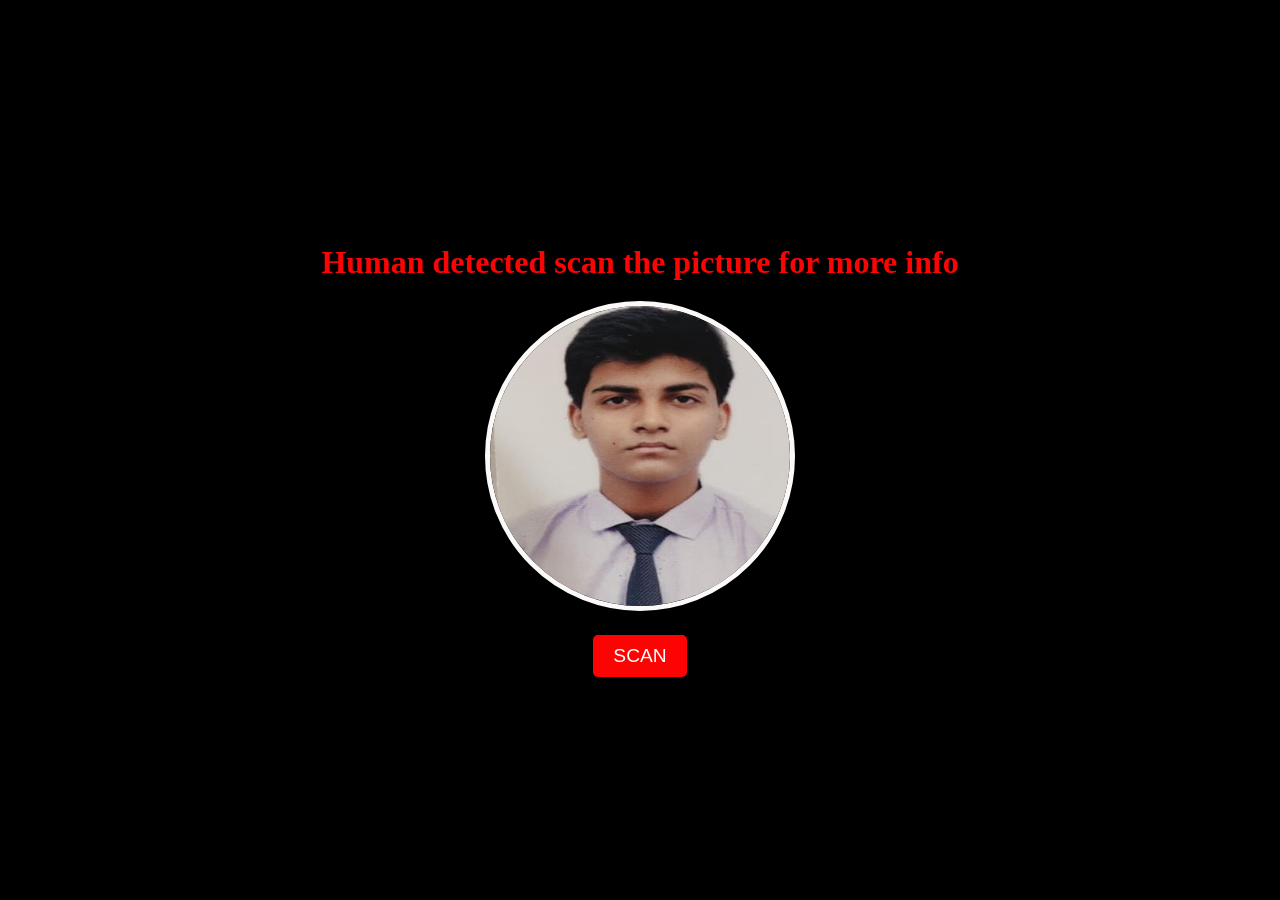
<file: index.html>
<!DOCTYPE html>

<html lang="en">

<head>


<meta charset="UTF-8">
<meta name="viewport" content="width=device-width, initial-scale=1.0">

<title>protfolio project</title>

<style>

    body {
        display: flex;
        flex-direction: column;
        align-items: center;
        justify-content: center;
        background-color: black;
        min-height: 100vh;
        margin: 0;
        padding: 20px;
        box-sizing: border-box;
    }

    h1 {
        color: rgb(253, 3, 3);
        font-size: 2rem;
        margin-bottom: 20px;
        text-align: center;
    }

    img {
        width: 300px;
        height: 300px;
        border-radius: 50%;
        margin-bottom: 20px;
        border: 5px solid rgb(251, 248, 248);
    }

    button {
        padding: 10px 20px;
        font-size: 1.2rem;
        background-color: rgb(253, 3, 3);
        color: white;
        border: none;
        border-radius: 5px;
        cursor: pointer;
    }

 
    @media (max-width: 900px) {

        h1 {
            font-size: 1.7rem;
        }

        img {
            width: 250px;
            height: 250px;
        }

        button {
            font-size: 1.1rem;
            padding: 10px 18px;
        }
    }


    @media (max-width: 600px) {

        body {
            padding: 15px;
        }

        h1 {
            font-size: 1.4rem;
            margin-bottom: 15px;
        }

        img {
            width: 200px;
            height: 200px;
            border-width: 4px;
        }

        button {
            font-size: 1rem;
            padding: 10px 18px;
        }
    }

    @media (max-width: 400px) {

        h1 {
            font-size: 1.2rem;
        }

        img {
            width: 170px;
            height: 170px;
        }

        button {
            font-size: 0.9rem;
            padding: 9px 16px;
        }
    }

</style>


</head>

<body>

<h1>Human detected scan the picture for more info</h1>

<a>
    <img src="ushabh.png" alt="a downright avrage guy or me or batman">
</a>

<a href="about.html">
    <button>SCAN</button>
</a>


</body>

</html>
</file>
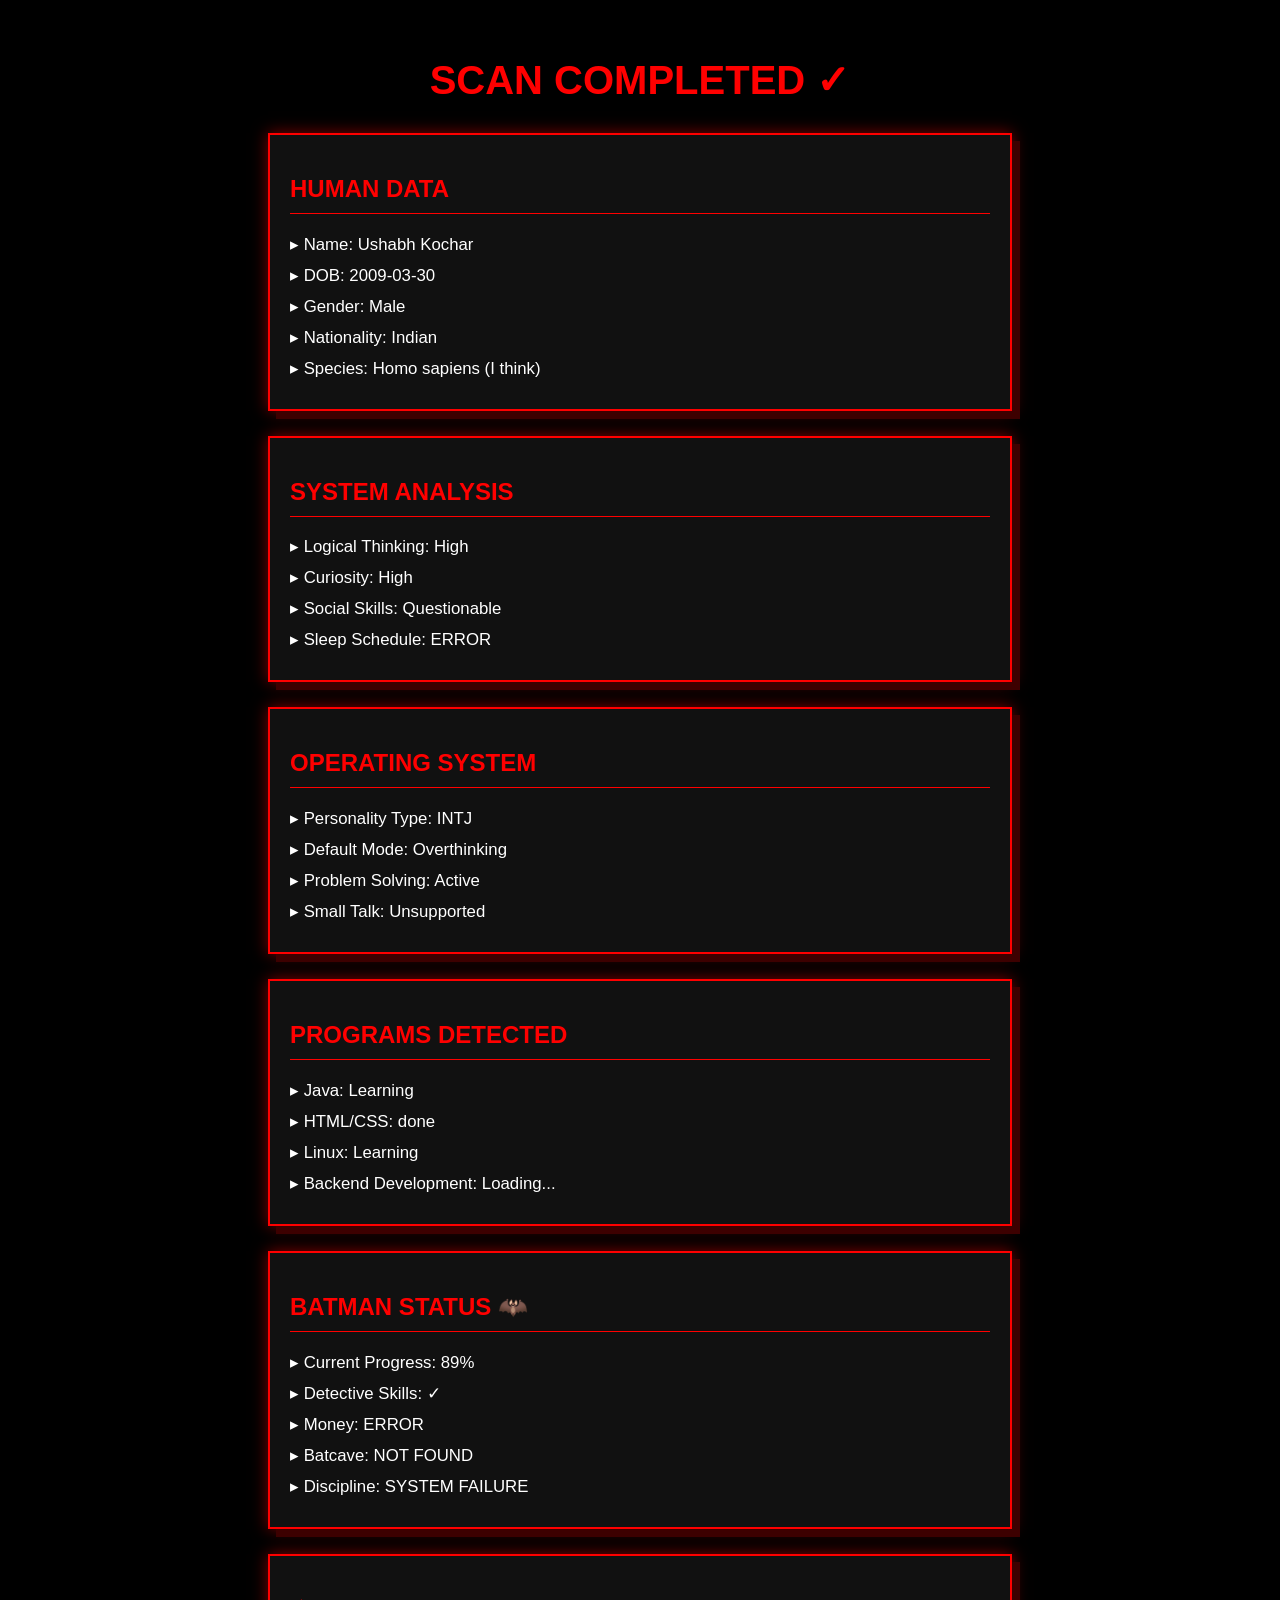
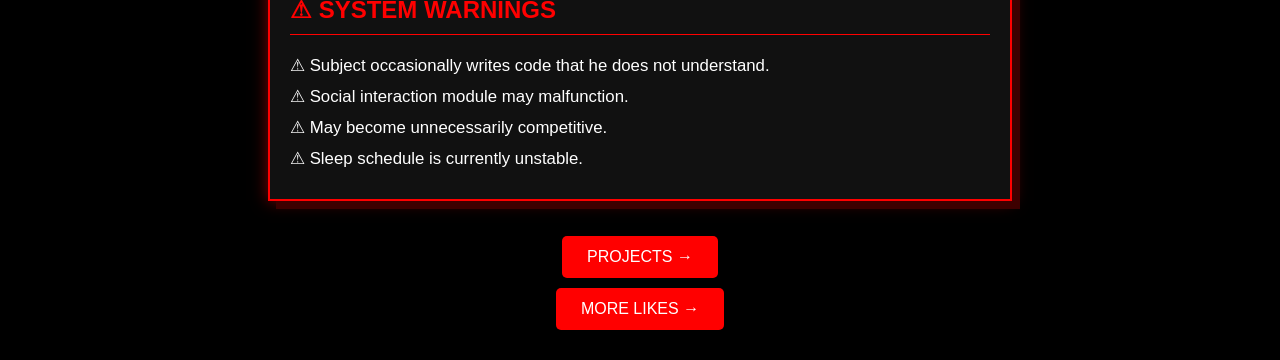
<file: about.html>
<!DOCTYPE html> 

<html lang="en"> 

<head> 


<meta charset="UTF-8"> 
<meta name="viewport" content="width=device-width, initial-scale=1.0"> 

<title>Human Data</title> 

<style> 

    body { 
        background-color: black; 
        color: white; 
        font-family: Arial, sans-serif; 

        display: flex; 
        flex-direction: column; 
        align-items: center; 

        margin: 0; 
        padding: 30px; 
    } 

    h1 { 
        color: red; 
        font-size: 2.5rem; 
        margin-bottom: 30px; 
        text-align: center;
    } 

   section { 
        width: 80%; 
        max-width: 700px; 

        border: 2px solid red; 
        padding: 20px; 
        margin-bottom: 25px; 

        background-color: #111; 

        box-shadow: 
            8px 8px 0px #3d0000, 
            0px 0px 15px rgba(255, 0, 0, 0.5); 

        transform: translateZ(10px); 
        transition: 0.3s; 
    } 

    section:hover { 
        transform: translateY(-8px) scale(1.02); 

        box-shadow: 
            12px 14px 0px #4d0000, 
            0px 0px 25px rgba(255, 0, 0, 0.8); 
    } 

    h2 { 
        color: red; 
        border-bottom: 1px solid red; 
        padding-bottom: 10px; 
    } 

    p { 
        font-size: 1.05rem; 
        margin: 10px 0; 
    } 

    button { 
        color: white; 
        background-color: red; 
        border: none; 
        outline: none; 

        padding: 12px 25px; 
        margin-top: 10px; 

        border-radius: 5px; 
        font-size: 1rem; 
        cursor: pointer; 

        transition: 0.3s; 
    } 

    button:hover { 
        background-color: darkred; 

        box-shadow: 
            0px 0px 10px red, 
            0px 0px 25px rgba(255, 0, 0, 0.8); 

        transform: translateY(-3px) scale(1.03); 
    }

    @media (max-width: 900px) {

        body {
            padding: 25px;
        }

        h1 {
            font-size: 2.1rem;
        }

        section {
            width: 85%;
            padding: 18px;
        }

        h2 {
            font-size: 1.4rem;
        }

        p {
            font-size: 1rem;
        }

    }

    @media (max-width: 600px) {

        body {
            padding: 15px;
        }

        h1 {
            font-size: 1.7rem;
            margin-bottom: 20px;
        }

        section {
            width: 90%;
            padding: 15px;
            margin-bottom: 20px;
        }

        section:hover {
            transform: translateY(-4px) scale(1.01);
        }

        h2 {
            font-size: 1.2rem;
        }

        p {
            font-size: 0.95rem;
        }

        button {
            width: 90%;
            padding: 11px 20px;
            font-size: 1rem;
        }

    }

    @media (max-width: 400px) {

        body {
            padding: 10px;
        }

        h1 {
            font-size: 1.4rem;
        }

        section {
            width: 92%;
            padding: 12px;
        }

        h2 {
            font-size: 1.05rem;
        }

        p {
            font-size: 0.9rem;
        }

        button {
            width: 95%;
            font-size: 0.9rem;
        }

    }
</style> 

</head> 

<body> 

<h1>SCAN COMPLETED ✓</h1> 


<section> 

    <h2>HUMAN DATA</h2> 

    <p>▸ Name: Ushabh Kochar</p> 
    <p>▸ DOB: 2009-03-30</p> 
    <p>▸ Gender: Male</p> 
    <p>▸ Nationality: Indian</p> 
    <p>▸ Species: Homo sapiens (I think)</p> 

</section> 


<section> 

    <h2>SYSTEM ANALYSIS</h2> 

    <p>▸ Logical Thinking: High</p> 
    <p>▸ Curiosity: High</p> 
    <p>▸ Social Skills: Questionable</p> 
    <p>▸ Sleep Schedule: ERROR</p> 

</section> 


<section> 

    <h2>OPERATING SYSTEM</h2> 

    <p>▸ Personality Type: INTJ</p> 
    <p>▸ Default Mode: Overthinking</p> 
    <p>▸ Problem Solving: Active</p> 
    <p>▸ Small Talk: Unsupported</p> 

</section> 


<section> 

    <h2>PROGRAMS DETECTED</h2> 

    <p>▸ Java: Learning</p> 
    <p>▸ HTML/CSS: done</p> 
    <p>▸ Linux: Learning</p> 
    <p>▸ Backend Development: Loading...</p> 

</section> 


<section> 

    <h2>BATMAN STATUS 🦇</h2> 

    <p>▸ Current Progress: 89%</p> 
    <p>▸ Detective Skills: ✓</p> 
    <p>▸ Money: ERROR</p> 
    <p>▸ Batcave: NOT FOUND</p> 
    <p>▸ Discipline: SYSTEM FAILURE</p> 

</section> 


<section> 

    <h2>⚠ SYSTEM WARNINGS</h2> 

    <p>⚠ Subject occasionally writes code that he does not understand.</p> 
    <p>⚠ Social interaction module may malfunction.</p> 
    <p>⚠ May become unnecessarily competitive.</p> 
    <p>⚠ Sleep schedule is currently unstable.</p> 

</section> 


<a href="projects.html"> 
<button>PROJECTS →</button> 
</a> 

<a href="me.html"> 
<button>MORE LIKES →</button> 
</a> 

</body> 

</html>
</file>
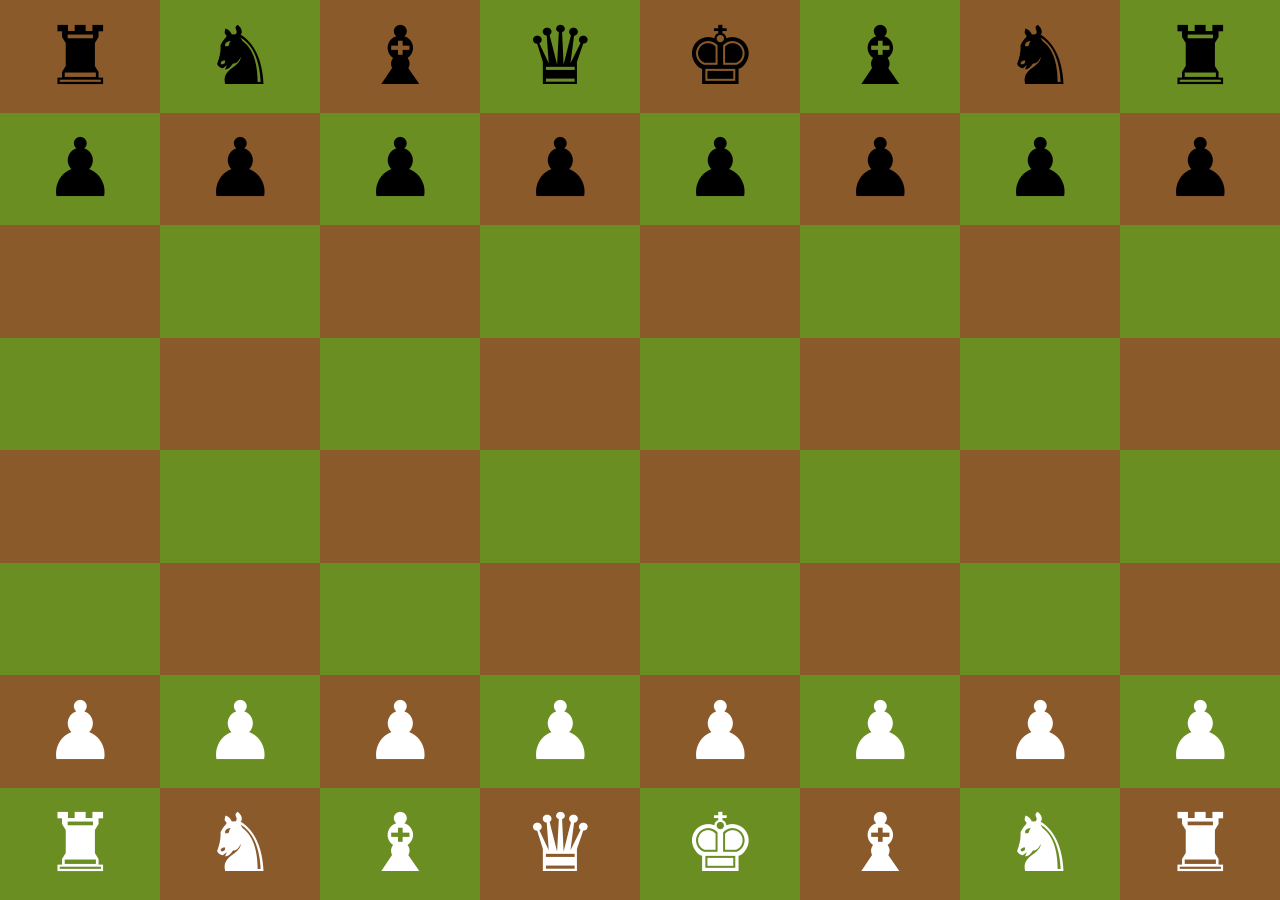
<file: chess.html>
<!DOCTYPE html>
<html>
<head>
<title>Chess</title>
<style>
body{margin:0;background:#222;height:100vh;display:flex;align-items:center;justify-content:center}

.board{
width:100vw;height:100vh;
display:grid;
grid-template-columns:repeat(8,1fr);
grid-template-rows:repeat(8,1fr)
}

.x{
display:flex;
align-items:center;
justify-content:center;
font-size:9vh
}

.a{background:#8b5a2b}
.c{background:#6b8e23}
.b{color:black}
.w{color:white}
</style>
</head>

<body>
<div class="board">

<div class="x a b">♜</div><div class="x c b">♞</div><div class="x a b">♝</div><div class="x c b">♛</div>
<div class="x a b">♚</div><div class="x c b">♝</div><div class="x a b">♞</div><div class="x c b">♜</div>

<div class="x c b">♟</div><div class="x a b">♟</div><div class="x c b">♟</div><div class="x a b">♟</div>
<div class="x c b">♟</div><div class="x a b">♟</div><div class="x c b">♟</div><div class="x a b">♟</div>

<div class="x a"></div><div class="x c"></div><div class="x a"></div><div class="x c"></div>
<div class="x a"></div><div class="x c"></div><div class="x a"></div><div class="x c"></div>

<div class="x c"></div><div class="x a"></div><div class="x c"></div><div class="x a"></div>
<div class="x c"></div><div class="x a"></div><div class="x c"></div><div class="x a"></div>

<div class="x a"></div><div class="x c"></div><div class="x a"></div><div class="x c"></div>
<div class="x a"></div><div class="x c"></div><div class="x a"></div><div class="x c"></div>

<div class="x c"></div><div class="x a"></div><div class="x c"></div><div class="x a"></div>
<div class="x c"></div><div class="x a"></div><div class="x c"></div><div class="x a"></div>

<div class="x a w">♟</div><div class="x c w">♟</div><div class="x a w">♟</div><div class="x c w">♟</div>
<div class="x a w">♟</div><div class="x c w">♟</div><div class="x a w">♟</div><div class="x c w">♟</div>

<div class="x c w">♜</div><div class="x a w">♞</div><div class="x c w">♝</div><div class="x a w">♛</div>
<div class="x c w">♚</div><div class="x a w">♝</div><div class="x c w">♞</div><div class="x a w">♜</div>

</div>
</body>
</html>
</file>
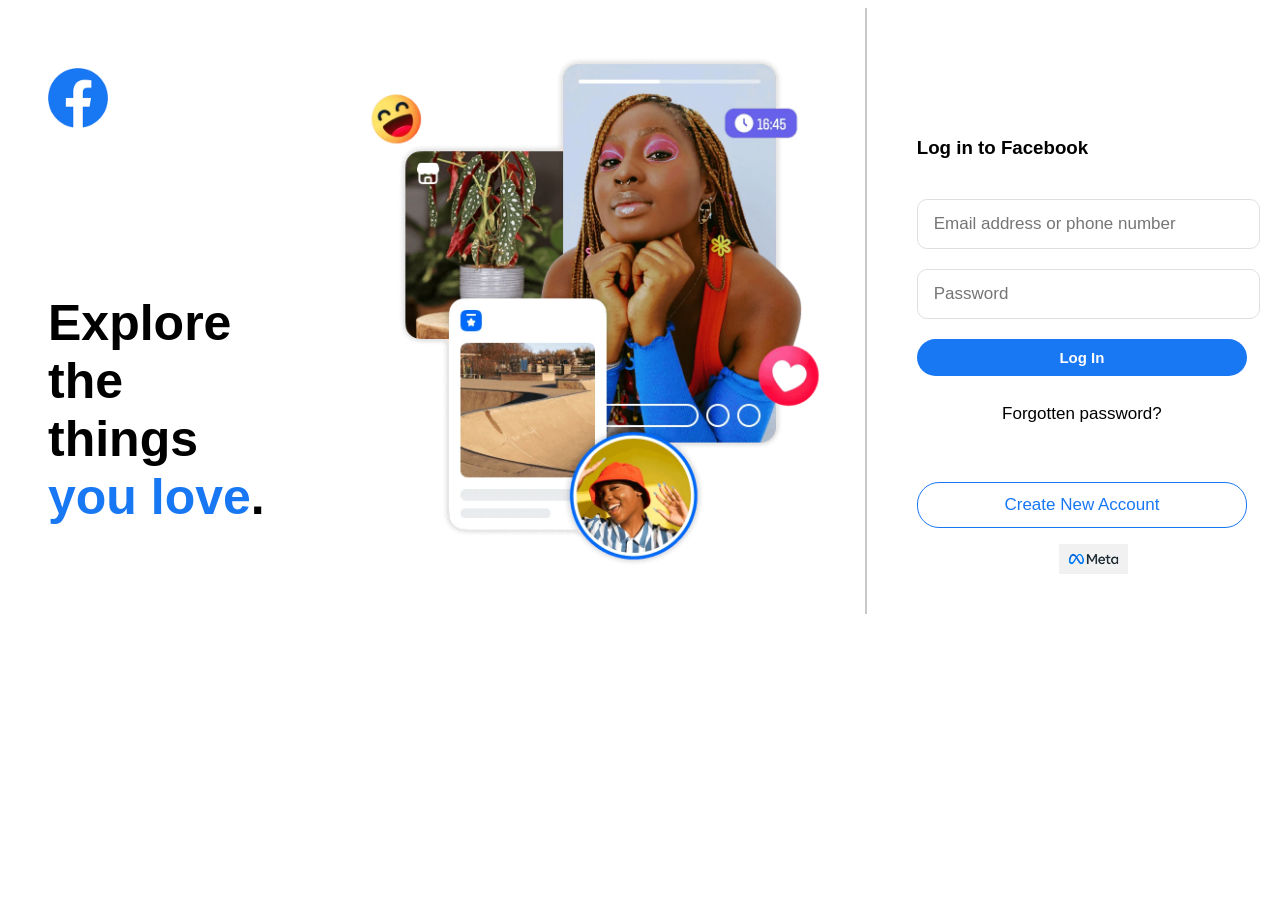
<file: facebook.html>
<!DOCTYPE html>
<html lang="en">
<head>
    <meta charset="UTF-8">
    <meta name="viewport" content="width=device-width, initial-scale=1.0">
    <title>Facebook</title>
    <link rel="stylesheet" href="facebook.css">
    <link rel="icon" type="image/png" href="favicon.png">
</head>
<body>
<div class="login-form">
    <div class="left-image">
        <div class = "left-content">
        <img src="favicon.png" id="favicon">
        <div class="sampleText">
        <h1>Explore <br>
        the<br>
        things<br>
        <a id = "youLove">you love</a>.</h1>
        </div>
        </div>
        <div class="sampleImg">
        <img src="foto2.webp" id="foto">
        </div>
    </div>
    <div class = "login-input">
        <form>
            <h3>Log in to Facebook</h3>
            <input type="text" placeholder="Email address or phone number" class = "input-field">
            <input type="password" placeholder="Password" class = "input-field">
            <button type="submit" id="login-button">Log In</button>
            <button type="button" class="btn-forgot">Forgotten password?</button>
            <button type="button" class="btn-create">Create New Account</button>
        </form>
        <img src="meta-logo.jpg" id="meta-logo">
        </div>
</div>
</body>
</html>
</file>
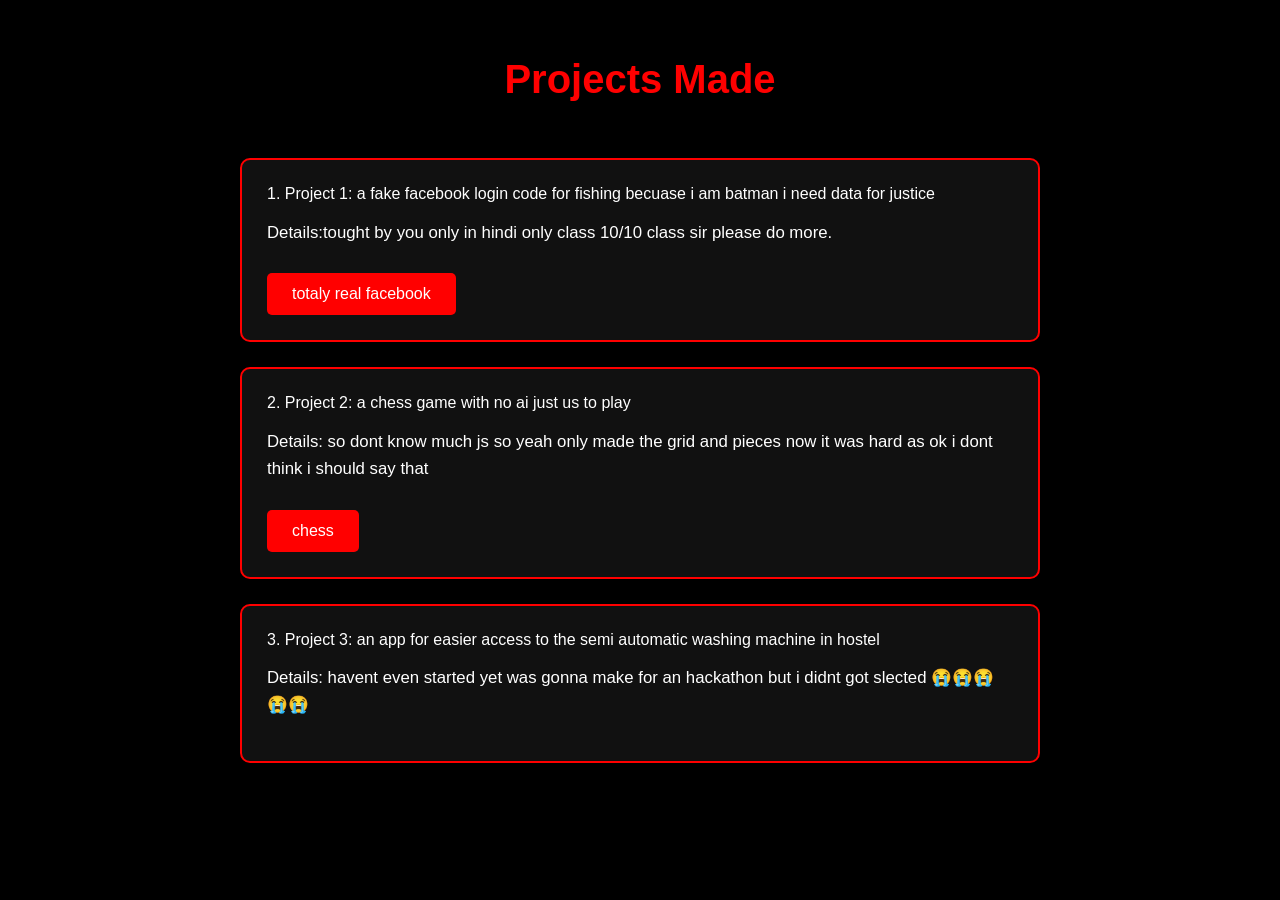
<file: projects.html>
<!DOCTYPE html>
<html lang="en">
<head>
    <meta charset="UTF-8">
    <meta name="viewport" content="width=device-width, initial-scale=1.0">
    <title>Projects</title>
    
<style>

    body {
        background-color: black;
        color: white;
        font-family: Arial, sans-serif;

        margin: 0;
        padding: 30px;

        display: flex;
        flex-direction: column;
        align-items: center;
    }

    h1 {
        color: red;
        font-size: 2.5rem;
        margin-bottom: 40px;
    }

    ol {
        width: 80%;
        max-width: 800px;
        padding: 0;
    }

    li {
        background-color: #111;

        border: 2px solid red;
        border-radius: 10px;

        padding: 25px;
        margin-bottom: 25px;

        list-style-position: inside;
    }

    h2 {
        color: red;
        margin-top: 10px;
    }

    p {
        font-size: 1.05rem;
        line-height: 1.6;
    }

   
   button {
    color: white;
    background-color: red;
    border: none;
    outline: none;

    padding: 12px 25px;
    margin-top: 10px;

    border-radius: 5px;
    font-size: 1rem;
    cursor: pointer;

    transition: 0.3s;
     }

    button:hover {
    background-color: darkred;

    box-shadow:
        0px 0px 10px red,
        0px 0px 25px rgba(255, 0, 0, 0.8);

    transform: translateY(-3px) scale(1.03);
       }

</style>


</head>
<body>
    <h1>Projects Made</h1>
    <ol type="1">
        <li>Project 1: a fake facebook login code for fishing becuase i am batman i need data for justice
        <p>Details:tought by you only in hindi only class 10/10 class sir please do more.</p>
        <a href="facebook.html">
            <button>totaly real facebook</button>
        </a></li>
        <li>Project 2: a chess game with no ai just us to play
        <p>Details: so dont know much js so yeah only made the grid and pieces now it was hard as ok i dont think i should say that</p>
        <a href="chess.html">
            <button>chess</button>
        </a></li>
        <li>Project 3: an app for easier access to the semi automatic washing machine in hostel
        <p>Details: havent even started yet was gonna make for an hackathon but i didnt got slected 😭😭😭😭😭</p></li>
    </ol>   
</body>
</html>
</file>
<file: facebook.css>
#foto{
    height: 600px;
    margin: 0;
}
.sampleText{
    margin-left:40px;
    margin-top: 160px;
    font-weight: 350;
}
#youLove{
    color: #1877f2;
    white-space: nowrap;
}
#favicon{
    height: 60px;
    width: 60px;
    margin-left: 40px;
    margin-top: 60px;
}
#meta-logo{
    height: 30px;
    margin-left: 40%;
}
.left-image{
    border-right: 2px solid rgba(59, 58, 58, 0.271);
    display: flex;
    flex-template-columns: 4fr 2fr 1fr;
    font-family:  -apple-system, BlinkMacSystemFont, "Segoe UI", Roboto, Helvetica, Arial, sans-serif;
    padding: 0;
    font-size: 25px;
}
.login-form{
    display:flex;
    flex-direction:row;
    flex-template-columns: 35fr 15fr;
}
.login-input{
    padding-top:110px;
    padding-left:50px;
}
.input-field{
    width: 87%;
    padding: 14px 16px;
    font-size: 17px;
    border: 1px solid #dddfe2;
    border-radius: 10px;
    margin-bottom: 20px;
}
#login-button{
    width:93%;
    background-color: #1877f2;
    color:white;
    font-size: 15px;
    font-weight:550;
    border:none;
    border-radius: 22px;
    padding:10px 0;
    cursor:pointer;
    margin-bottom: 16px;
}
.btn-forgot{
    width:93%;
    background-color: white;
    color:black;
    font-size: 17px;
    border:none;
    border-radius: 22px;
    padding:12px 0;
    cursor:pointer;
    margin-bottom: 16px;
}
.btn-create{
    margin-top: 30px;
    width:93%;
    background-color: white;
    color: #1877f2;
    border:1px solid #1877f2;
    font-size:17px;
    border-radius: 22px;
    padding: 12px 0;
    margin-bottom: 16px;
}
h3{
    margin-bottom: 40px;
    font-weight: 550;
    font-family:  -apple-system, BlinkMacSystemFont, "Segoe UI", Roboto, Helvetica, Arial, sans-serif;
}
</file>
